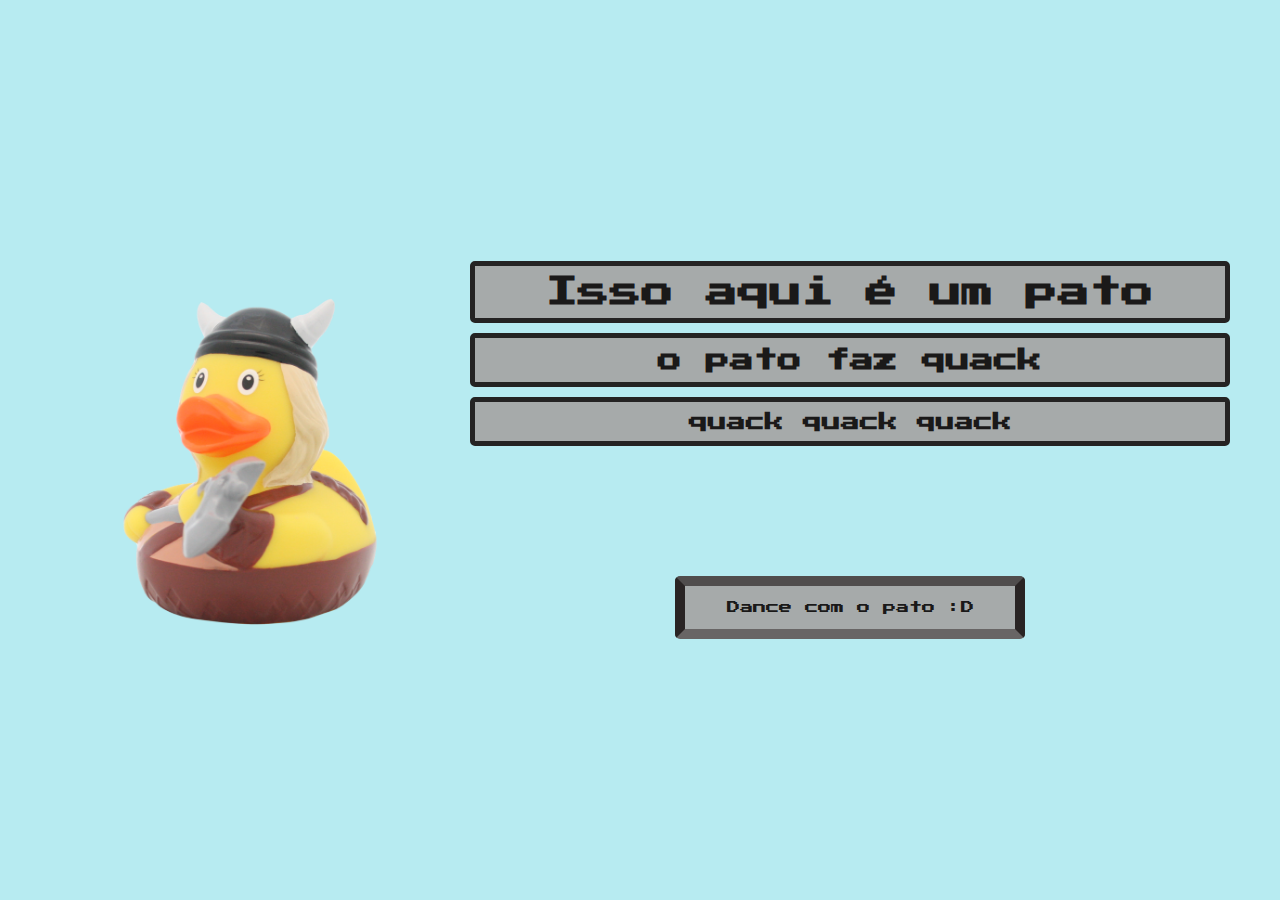
<file: index.html>
<!DOCTYPE html>
<html lang="pt-br">
<head>
    <meta charset="UTF-8">
    <link rel="stylesheet" href="style.css">
    <link rel="icon" href="Imagens/duck.png">
    <title>Duck</title>
</head>
<body> 
    <header>
        <img src="Imagens/0541bc3e0b2e77b4febb522a49acf8c9.png" alt="pata viking de borracha">
        <div class="G-Textos"> 
            <h1>Isso aqui é um pato</h1>
            <h2>o pato faz quack</h2>
            <h3>quack quack quack</h3>
            <a href="duckdance.html"><button>Dance com o pato :D</button></a>
        </div>
        
    </header>
</body>
</html>
</file>
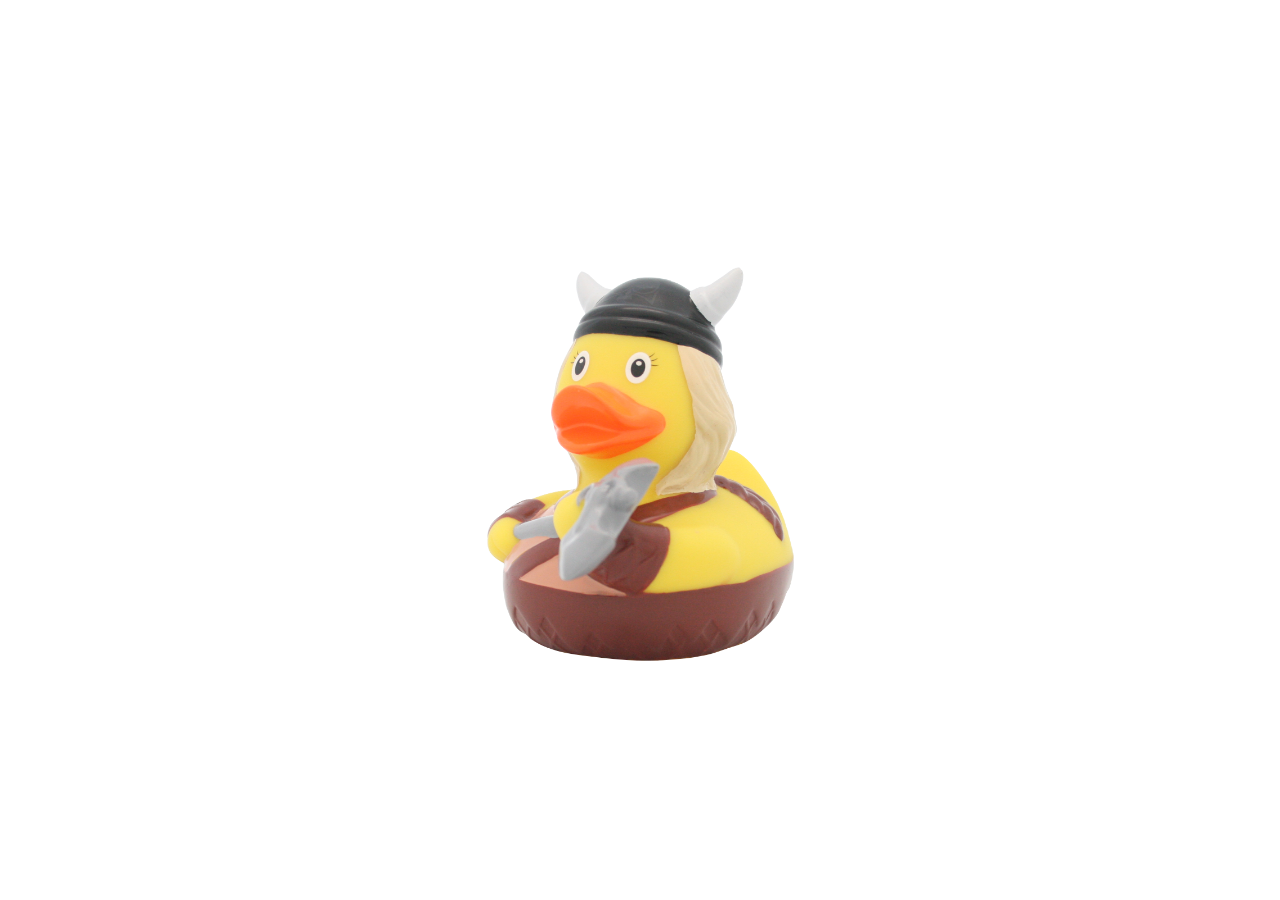
<file: duckdance.html>
<!DOCTYPE html>
<html lang="pt-br">
    <head>
        <meta charset="UTF-8">
        <link rel="stylesheet" href="duckdance.css">
        <link rel="icon" href="Imagens/duck.png">
        <title>Duck dance</title>
    </head>
    <body>
        <audio autoplay>
            <source src="Audio/capibara.mp3" type="audio/mpeg">
        </audio>
        
        <main>
            <img src="Imagens/0541bc3e0b2e77b4febb522a49acf8c9.png" alt="pata vinking dançante">
        </main>
    </body>
</html>
</file>
<file: style.css>
@import url('https://fonts.googleapis.com/css2?family=Press+Start+2P&display=swap');

*{
    margin:0;
    border:none;
}

body{
    background-color:rgb(183, 235, 241);
}

h1,h2,h3{
    color:rgb(26, 25, 25);
    background-color: rgb(166, 170, 170);
    text-align:center;
    border:5px solid rgb(36, 35, 35);
    padding: 10px 50px 10px 50px;
    font-family: 'Press Start 2P', cursive;
    width: 650px;
    border-radius: 5px;
}

button{
    color:rgb(26, 25, 25);
    background-color:rgb(166, 170, 170);
    border-top: 10px solid rgb(80, 77, 77);
    border-right: 10px solid rgb(41, 36, 36);
    border-bottom: 10px solid rgb(104, 101, 101);
    border-left: 10px solid rgb(41, 36, 36);
    padding:15px 32px;
    margin-top: 120px;
    width:350px;
    font-family: 'Press Start 2P', cursive; 
    border-radius: 5px;
}
button:hover{
   transform: scale(1.2);
   background-color: rgb(226, 248, 247);
   cursor: pointer;
}
header{
    display:flex;
    align-items: center;
    justify-content: center;
    gap:20px;
    height:100vh;
}

img{
    width: 400px;
}

.G-Textos{
    display:flex;
    flex-direction: column;
    align-items:center;
    gap:10px;
}
</file>
<file: duckdance.css>
*{
    margin: 0;
    border: none;
    padding: 0;
}

img{
    animation:dancing 0.5s infinite ;
    width: 485px;
}

main{
    animation: led 0.5s infinite;
    display:flex;
    align-items: center;
    justify-content: center;
    height: 100vh;
}

@keyframes dancing{
    0%{
        transform: rotateZ(-20deg);
    }
    50%{
        transform: rotateZ(20deg);
    }
    100%{
        transform: rotateZ(-20deg);
    }

}

@keyframes led{
    0%{
        background-color: red;
    }
    50%{
        background-color: blue;
    }
    100%{
        background-color: green;
    }
}
</file>
